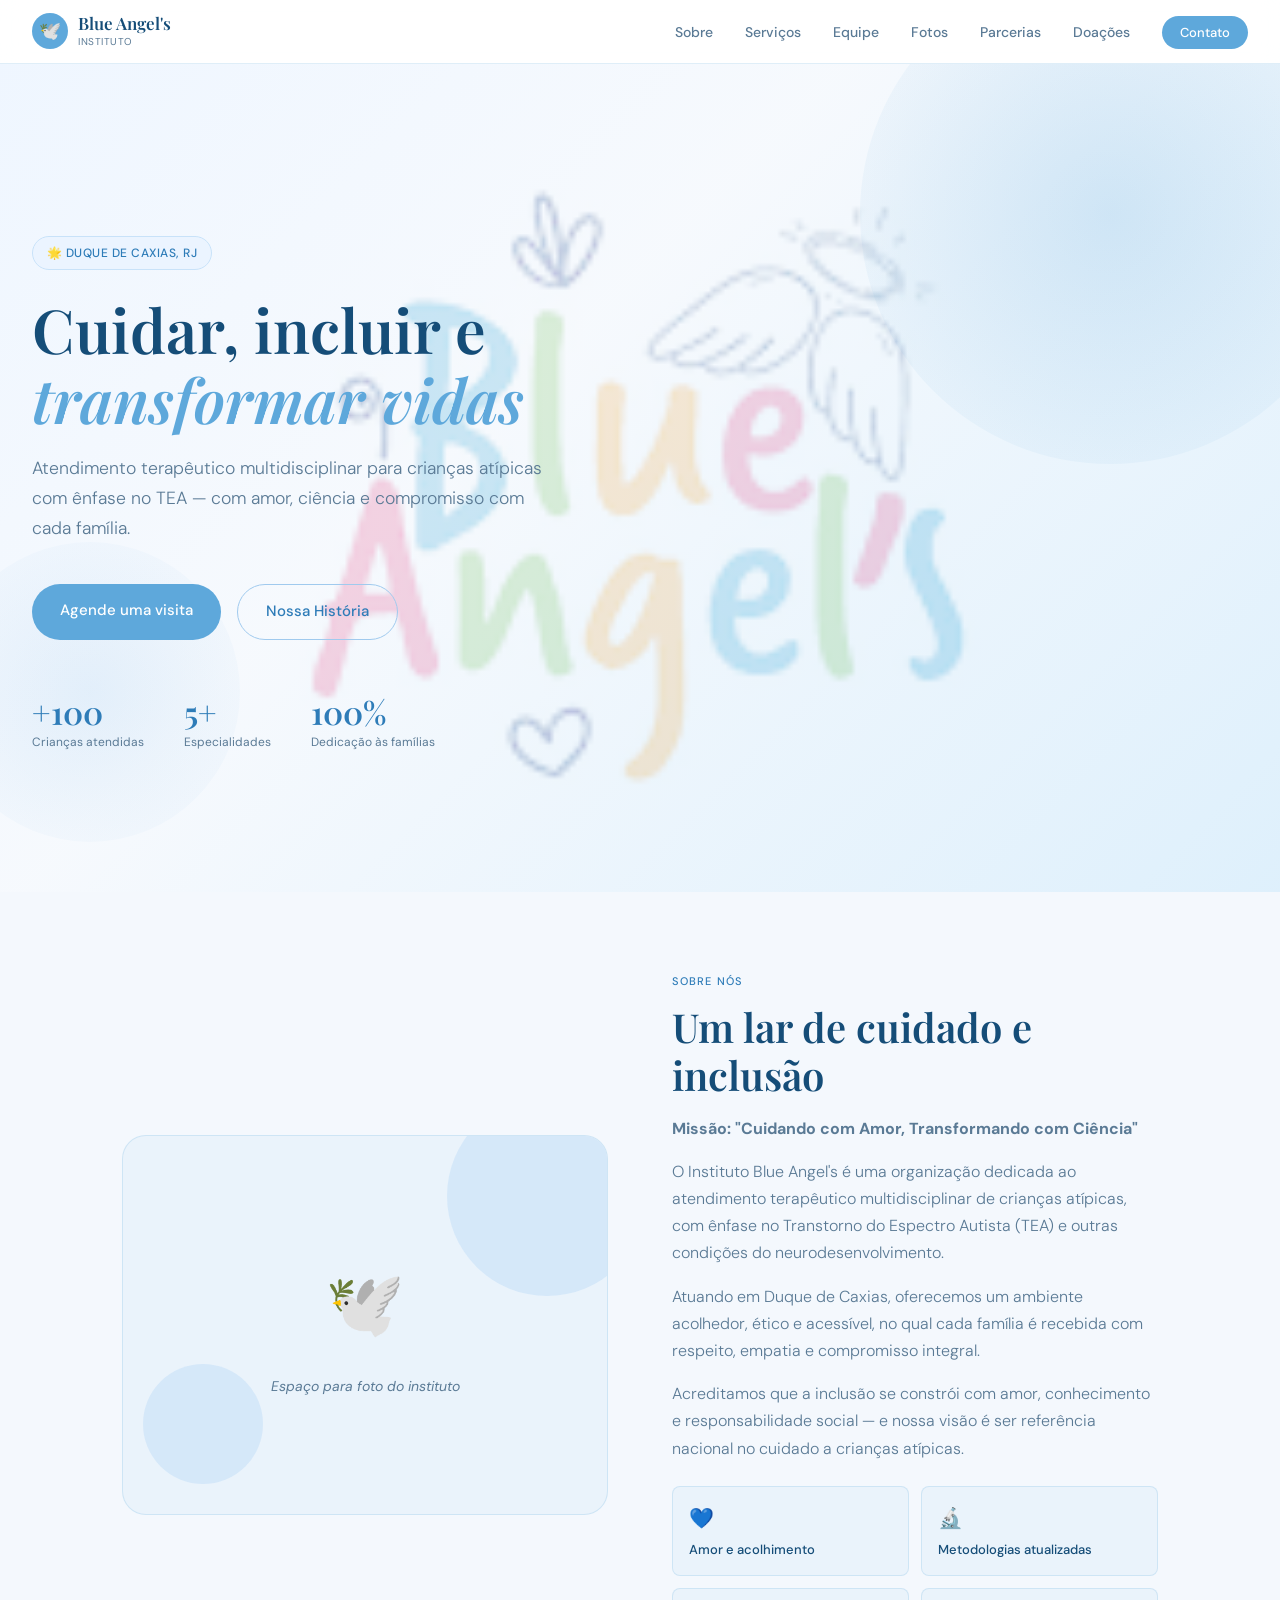
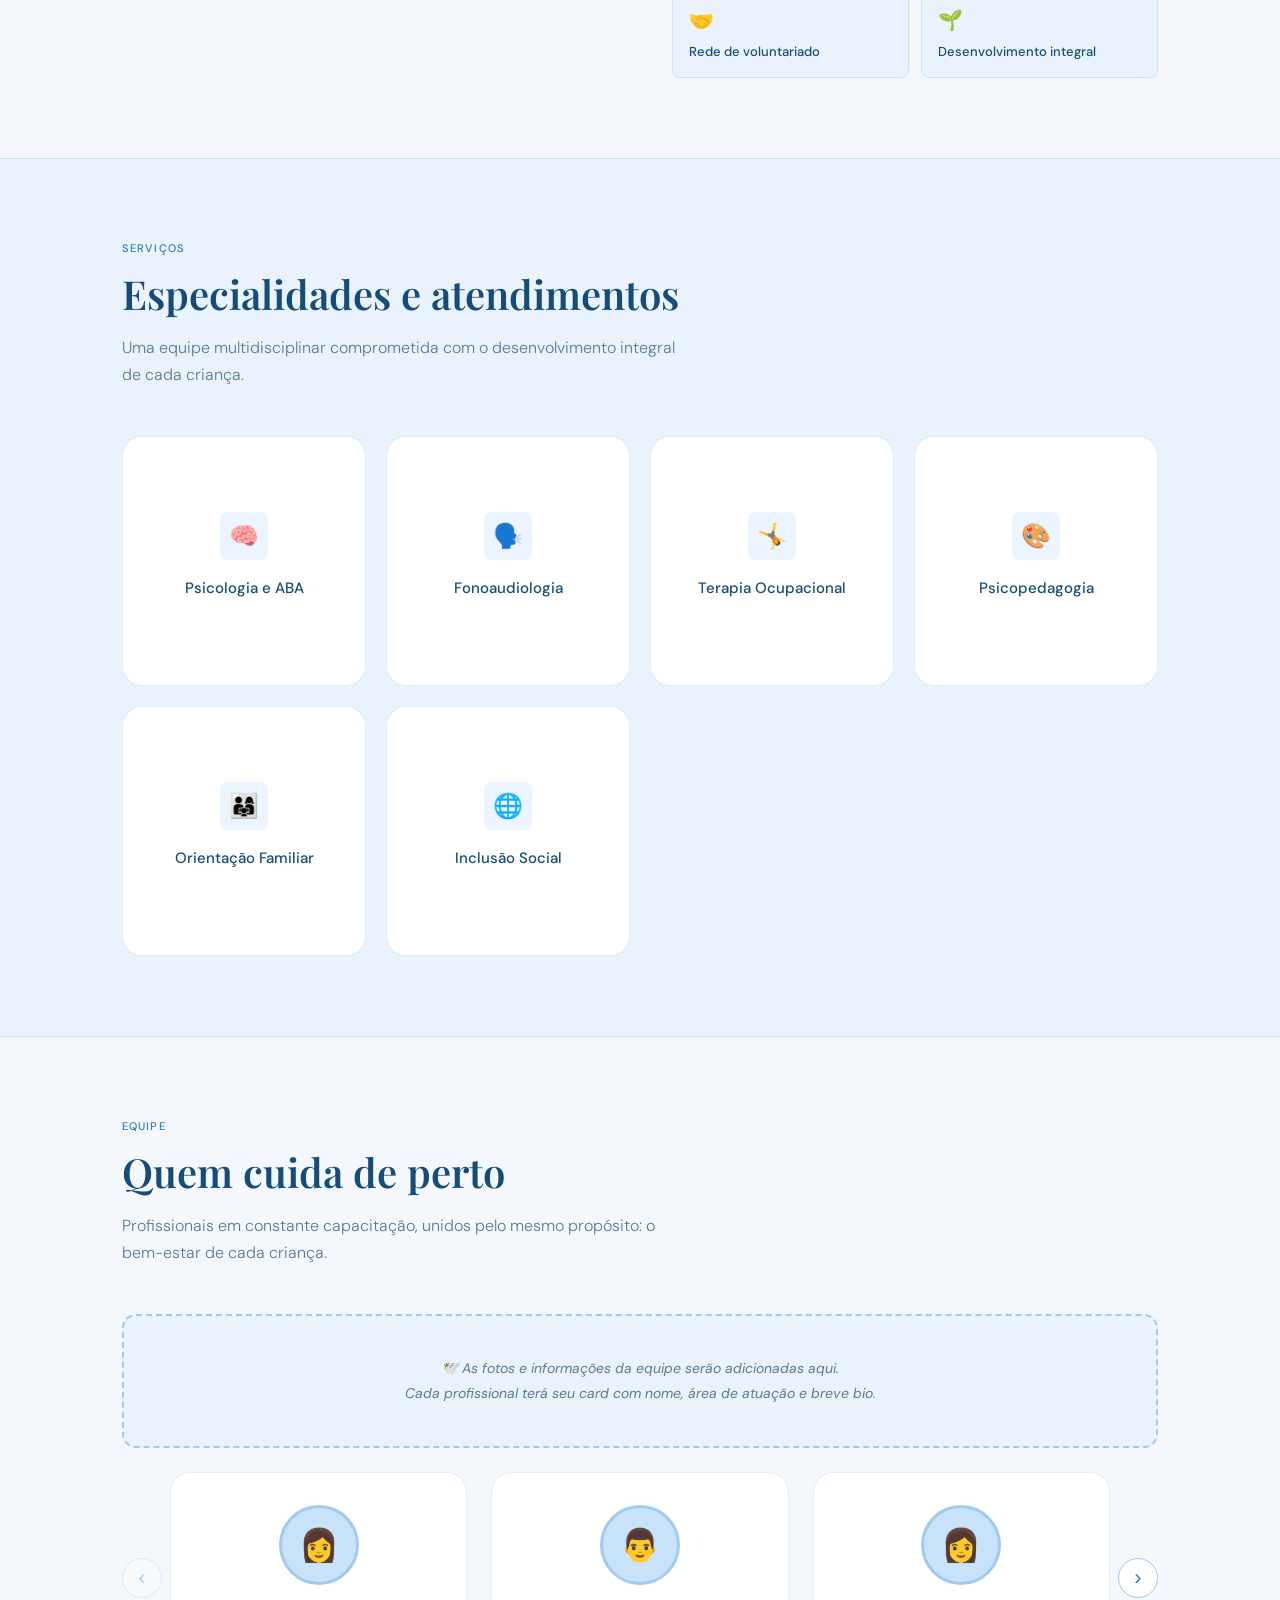
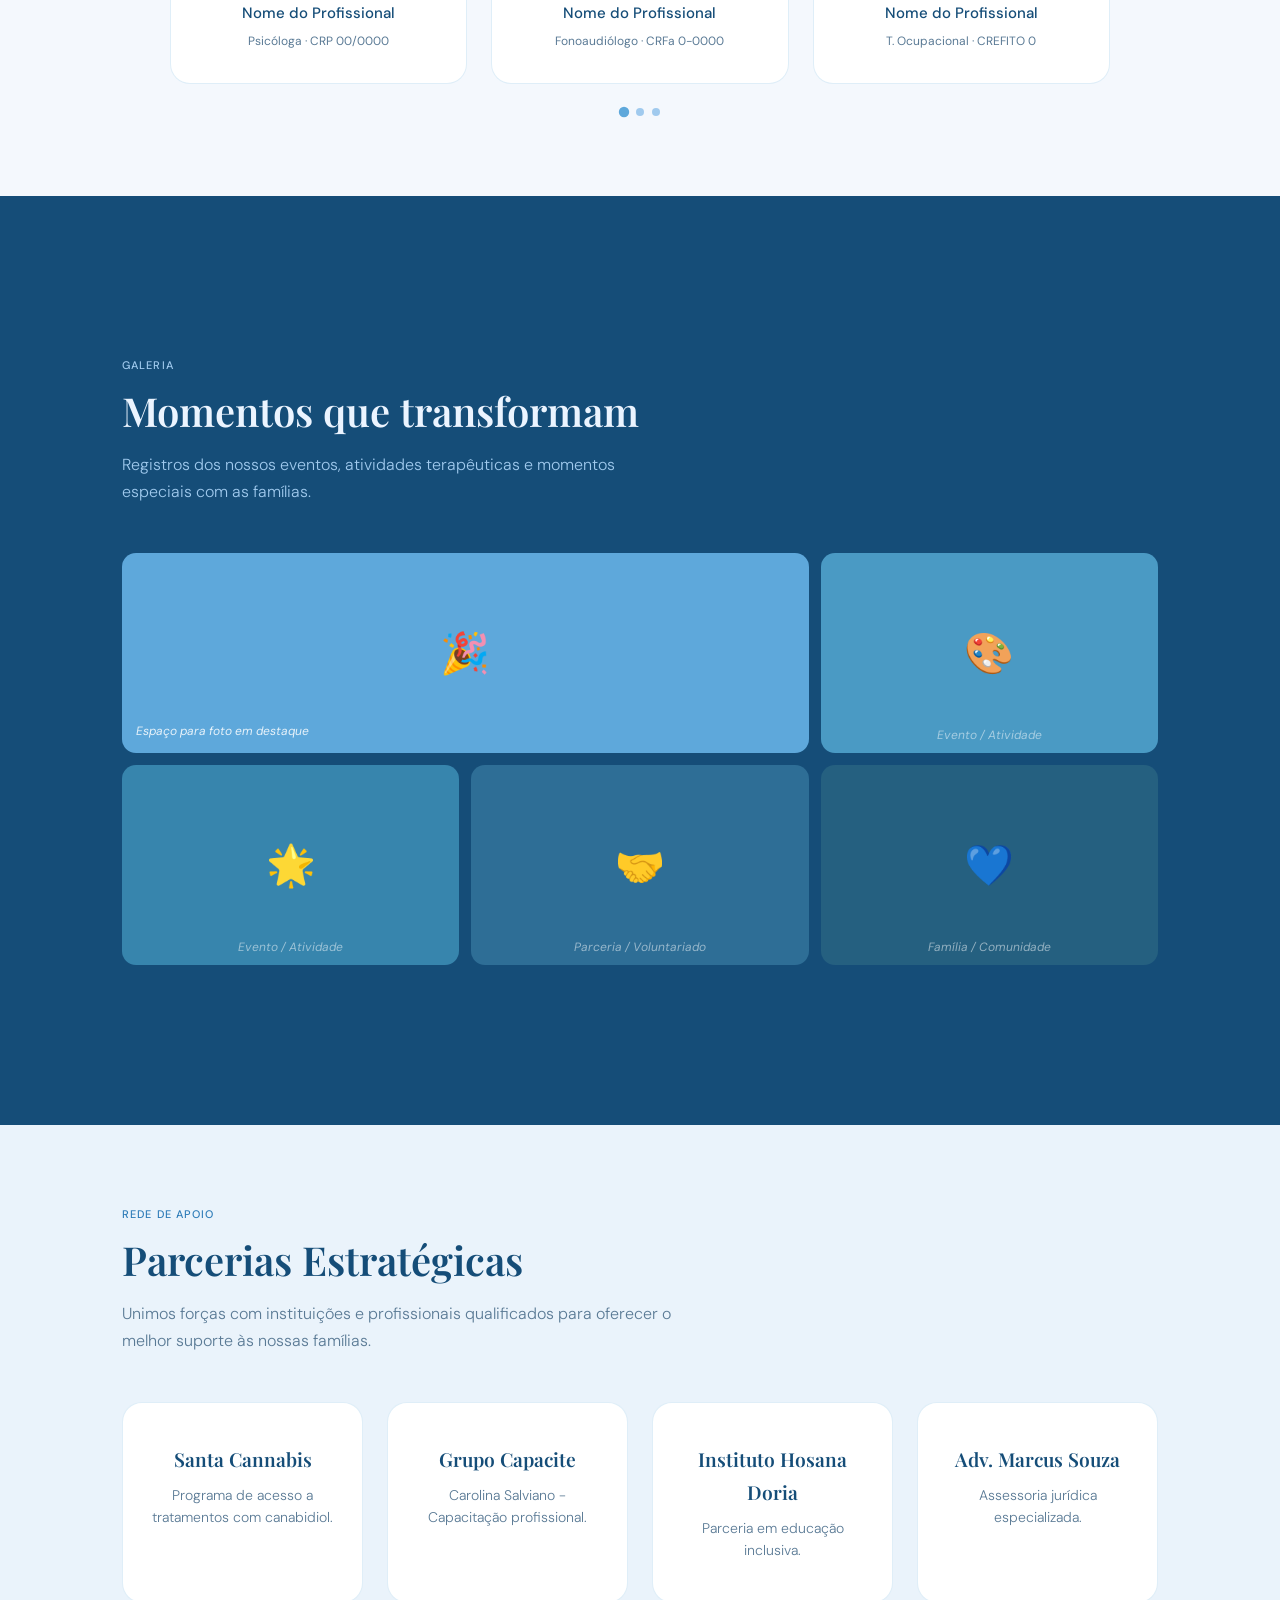
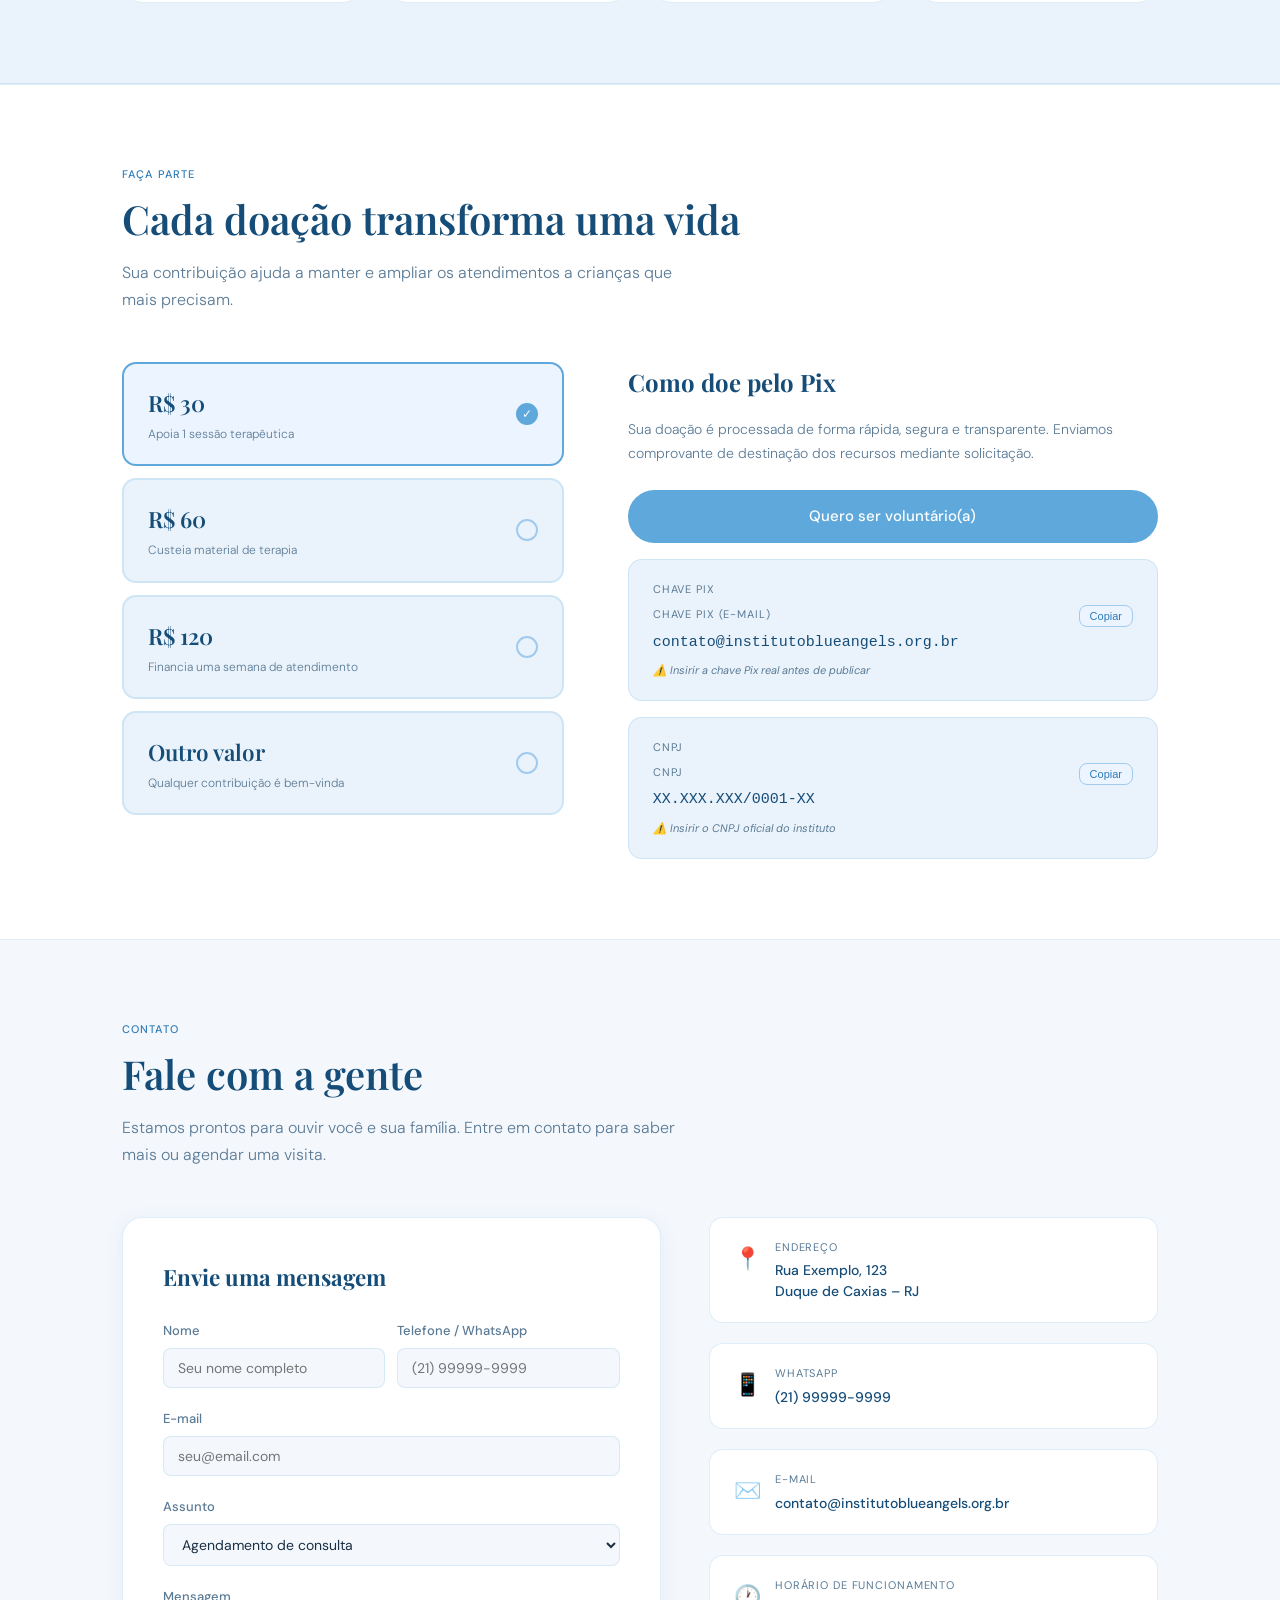
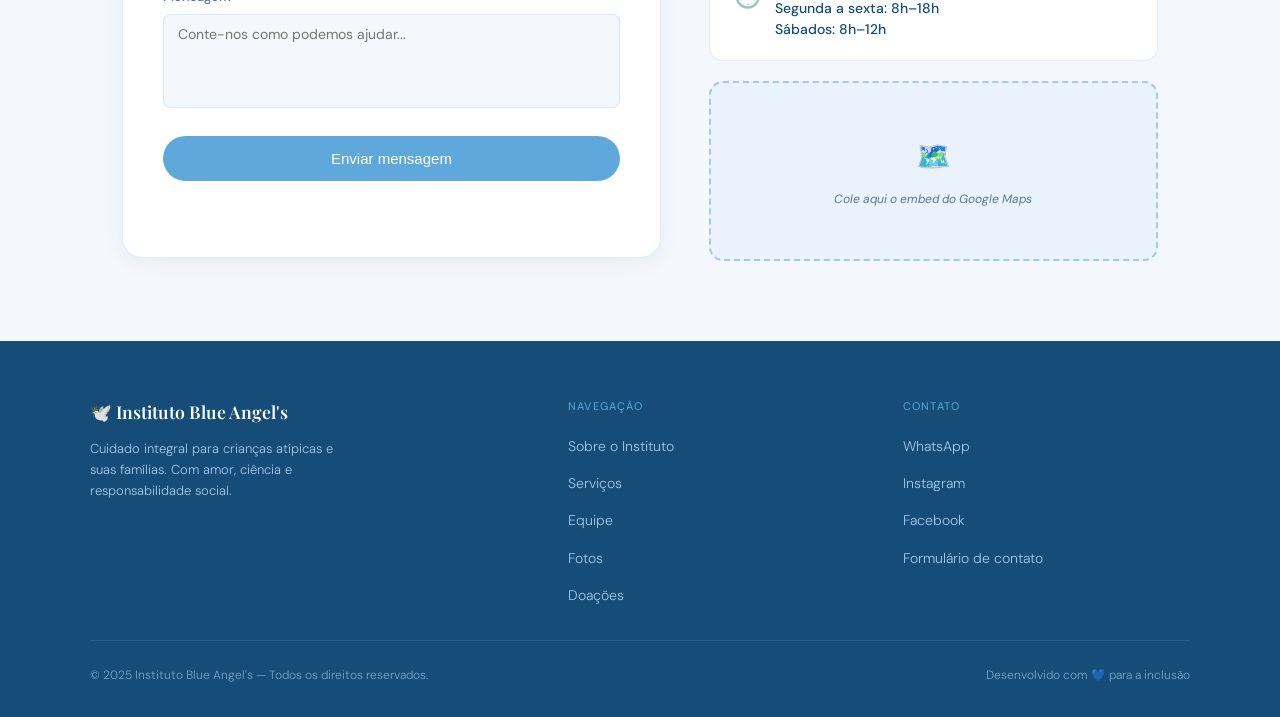
<file: OneDrive/Documents/Blue Angels/index.html>
<!DOCTYPE html>
<html lang="pt-BR">
<head>
  <meta charset="UTF-8" />
  <meta name="viewport" content="width=device-width, initial-scale=1.0" />
  <meta name="description" content="Instituto Blue Angel's — Atendimento terapêutico multidisciplinar para crianças atípicas com ênfase no TEA. Duque de Caxias, RJ." />
  <meta name="keywords" content="autismo, TEA, terapia, crianças atípicas, inclusão, Duque de Caxias" />
  <meta property="og:title" content="Instituto Blue Angel's" />
  <meta property="og:description" content="Cuidar, incluir e transformar vidas — atendimento multidisciplinar para crianças atípicas." />
  <meta property="og:type" content="website" />
  <title>Instituto Blue Angel's</title>
  <link rel="preconnect" href="https://fonts.googleapis.com" />
  <link rel="preconnect" href="https://fonts.gstatic.com" crossorigin />
  <link href="https://fonts.googleapis.com/css2?family=Playfair+Display:wght@400;600&family=DM+Sans:wght@300;400;500&display=swap" rel="stylesheet" />
  <link rel="stylesheet" href="../Blue Angels/css/style.css" />
</head>
<body>

  <!-- NAVEGAÇÃO -->
  <nav id="navbar">
    <div class="nav-logo">
      <div class="nav-logo-icon">🕊️</div>
      <div>
        <div class="nav-logo-text">Blue Angel's</div>
        <div class="nav-logo-sub">Instituto</div>
      </div>
    </div>
    <button class="nav-hamburger" id="hamburger" aria-label="Abrir menu">
      <span></span><span></span><span></span>
    </button>
    <ul class="nav-links" id="navLinks">
      <li><a href="#sobre">Sobre</a></li>
      <li><a href="#servicos">Serviços</a></li>
      <li><a href="#equipe">Equipe</a></li>
      <li><a href="#fotos">Fotos</a></li>
      <li><a href="#parcerias">Parcerias</a></li>
      <li><a href="#doacoes">Doações</a></li>
      <li><a href="#contato" class="nav-cta">Contato</a></li>
    </ul>
  </nav>

  <!-- HERO -->
  <section class="hero" id="inicio">
    <div class="hero-bg"></div>
    <div class="hero-blob hero-blob-1"></div>
    <div class="hero-blob hero-blob-2"></div>
    <div class="hero-content">
      <div class="hero-badge">🌟 Duque de Caxias, RJ</div>
      <h1>Cuidar, incluir e <em id="typewriter">transformar vidas</em></h1>
      <p class="hero-desc">
        Atendimento terapêutico multidisciplinar para crianças atípicas com ênfase no TEA — com amor, ciência e compromisso com cada família.
      </p>
      <div class="hero-actions">
        <a href="#contato" class="btn-primary">Agende uma visita</a>
        <a href="#sobre" class="btn-outline">Nossa História</a>
      </div>
      <div class="hero-stats">
        <div class="stat-item">
          <div class="stat-num" data-target="100" data-prefix="+">0</div>
          <div class="stat-label">Crianças atendidas</div>
        </div>
        <div class="stat-item">
          <div class="stat-num" data-target="5" data-suffix="+">0</div>
          <div class="stat-label">Especialidades</div>
        </div>
        <div class="stat-item">
          <div class="stat-num" data-target="100" data-suffix="%">0</div>
          <div class="stat-label">Dedicação às famílias</div>
        </div>
      </div>
    </div>
  </section>

  <!-- SOBRE -->
  <section id="sobre" class="section-wrapper">
    <div class="about-grid">
      <div class="about-visual">
        <div class="about-circle" style="width:200px;height:200px;top:-40px;right:-40px;"></div>
        <div class="about-circle" style="width:120px;height:120px;bottom:30px;left:20px;"></div>
        <div class="about-visual-inner">
          <!-- Substitua por <img src="img/instituto.jpg" alt="Instituto Blue Angel's" /> -->
          <span class="about-visual-icon">🕊️</span>
          <span class="about-visual-caption">Espaço para foto do instituto</span>
        </div>
      </div>
      <div class="about-text">
        <div class="section-tag">Sobre nós</div>
        <h2 class="section-title">Um lar de cuidado e inclusão</h2>
        <p><strong>Missão: "Cuidando com Amor, Transformando com Ciência"</strong></p>
        <p>
          O Instituto Blue Angel's é uma organização dedicada ao atendimento terapêutico multidisciplinar de crianças atípicas, com ênfase no Transtorno do Espectro Autista (TEA) e outras condições do neurodesenvolvimento.
        </p>
        <p>
          Atuando em Duque de Caxias, oferecemos um ambiente acolhedor, ético e acessível, no qual cada família é recebida com respeito, empatia e compromisso integral.
        </p>
        <p>
          Acreditamos que a inclusão se constrói com amor, conhecimento e responsabilidade social — e nossa visão é ser referência nacional no cuidado a crianças atípicas.
        </p>
        <div class="about-pillars">
          <div class="pillar"><span class="pillar-icon">💙</span><span class="pillar-label">Amor e acolhimento</span></div>
          <div class="pillar"><span class="pillar-icon">🔬</span><span class="pillar-label">Metodologias atualizadas</span></div>
          <div class="pillar"><span class="pillar-icon">🤝</span><span class="pillar-label">Rede de voluntariado</span></div>
          <div class="pillar"><span class="pillar-icon">🌱</span><span class="pillar-label">Desenvolvimento integral</span></div>
        </div>
      </div>
    </div>
  </section>

  <!-- SERVIÇOS -->
  <div class="services-section" id="servicos">
    <div class="section-wrapper">
      <div class="section-header">
        <div class="section-tag">Serviços</div>
        <h2 class="section-title">Especialidades e atendimentos</h2>
        <p class="section-subtitle">Uma equipe multidisciplinar comprometida com o desenvolvimento integral de cada criança.</p>
      </div>
      <div class="services-grid">
        <div class="service-card">
          <div class="service-card-inner">
            <div class="service-card-front">
              <div class="service-icon">🧠</div>
              <div class="service-name">Psicologia e ABA</div>
            </div>
            <div class="service-card-back">
              <p class="service-desc">Intervenção comportamental baseada em evidências para crianças no espectro autista e outras condições.</p>
            </div>
          </div>
        </div>
        <div class="service-card">
          <div class="service-card-inner">
            <div class="service-card-front">
              <div class="service-icon">🗣️</div>
              <div class="service-name">Fonoaudiologia</div>
            </div>
            <div class="service-card-back">
              <p class="service-desc">Acompanhamento da comunicação, linguagem, fala e deglutição com abordagem individualizada.</p>
            </div>
          </div>
        </div>
        <div class="service-card">
          <div class="service-card-inner">
            <div class="service-card-front">
              <div class="service-icon">🤸</div>
              <div class="service-name">Terapia Ocupacional</div>
            </div>
            <div class="service-card-back">
              <p class="service-desc">Estímulo às habilidades motoras, sensoriais e de autonomia para o dia a dia da criança.</p>
            </div>
          </div>
        </div>
        <div class="service-card">
          <div class="service-card-inner">
            <div class="service-card-front">
              <div class="service-icon">🎨</div>
              <div class="service-name">Psicopedagogia</div>
            </div>
            <div class="service-card-back">
              <p class="service-desc">Suporte ao processo de aprendizagem e desenvolvimento cognitivo com metodologias lúdicas.</p>
            </div>
          </div>
        </div>
        <div class="service-card">
          <div class="service-card-inner">
            <div class="service-card-front">
              <div class="service-icon">👨‍👩‍👧</div>
              <div class="service-name">Orientação Familiar</div>
            </div>
            <div class="service-card-back">
              <p class="service-desc">Apoio contínuo às famílias para que se tornem protagonistas do desenvolvimento de seus filhos.</p>
            </div>
          </div>
        </div>
        <div class="service-card">
          <div class="service-card-inner">
            <div class="service-card-front">
              <div class="service-icon">🌐</div>
              <div class="service-name">Inclusão Social</div>
            </div>
            <div class="service-card-back">
              <p class="service-desc">Ações e parcerias que ampliam a participação da criança na comunidade e na escola.</p>
            </div>
          </div>
        </div>
      </div>
    </div>
  </div>

  <!-- EQUIPE -->
<section id="equipe" class="section-wrapper">
  <div class="section-header">
    <div class="section-tag">Equipe</div>
    <h2 class="section-title">Quem cuida de perto</h2>
    <p class="section-subtitle">Profissionais em constante capacitação, unidos pelo mesmo propósito: o bem-estar de cada criança.</p>
  </div>

  <div class="team-placeholder">
    <p>🕊️ As fotos e informações da equipe serão adicionadas aqui.<br>Cada profissional terá seu card com nome, área de atuação e breve bio.</p>
  </div>

  <!-- Carrossel -->
  <div class="team-carousel-wrapper">
    <button class="team-carousel-btn team-carousel-prev" id="teamPrev" aria-label="Anterior">&#8249;</button>

    <div class="team-carousel-viewport" id="teamViewport">
      <div class="team-carousel-track" id="teamTrack">

        <!-- Repita este bloco para cada membro -->
        <div class="team-card">
          <div class="team-avatar">👩</div>
          <div class="team-name">Nome do Profissional</div>
          <div class="team-role">Psicóloga · CRP 00/0000</div>
        </div>
        <div class="team-card">
          <div class="team-avatar">👨</div>
          <div class="team-name">Nome do Profissional</div>
          <div class="team-role">Fonoaudiólogo · CRFa 0-0000</div>
        </div>
        <div class="team-card">
          <div class="team-avatar">👩</div>
          <div class="team-name">Nome do Profissional</div>
          <div class="team-role">T. Ocupacional · CREFITO 0</div>
        </div>
        <div class="team-card">
          <div class="team-avatar">👨</div>
          <div class="team-name">Nome do Profissional</div>
          <div class="team-role">Psicopedagogo · ABPp</div>
        </div>
        <div class="team-card">
          <div class="team-avatar">👩</div>
          <div class="team-name">Nome do Profissional</div>
          <div class="team-role">Orientação Familiar · CFP</div>
        </div>

      </div>
    </div>

    <button class="team-carousel-btn team-carousel-next" id="teamNext" aria-label="Próximo">&#8250;</button>
  </div>

  <!-- Dots -->
  <div class="team-carousel-dots" id="teamDots"></div>
</section>

  <!-- GALERIA DE FOTOS -->
  <div class="gallery-section" id="fotos">
    <div class="section-wrapper">
      <div class="section-header">
        <div class="section-tag">Galeria</div>
        <h2 class="section-title">Momentos que transformam</h2>
        <p class="section-subtitle">Registros dos nossos eventos, atividades terapêuticas e momentos especiais com as famílias.</p>
      </div>
      <div class="gallery-grid">
        <!--
          Para adicionar fotos reais, substitua o conteúdo de cada .gallery-item por:
          <img src="img/evento1.jpg" alt="Descrição do evento" />
          e remova os emojis/captions de placeholder.
        -->
        <div class="gallery-item gallery-item-1 large">
          <span class="gallery-emoji">🎉</span>
          <span class="gallery-caption">Espaço para foto em destaque</span>
        </div>
        <div class="gallery-item gallery-item-2">
          <span class="gallery-emoji">🎨</span>
          <span class="gallery-placeholder-text">Evento / Atividade</span>
        </div>
        <div class="gallery-item gallery-item-3">
          <span class="gallery-emoji">🌟</span>
          <span class="gallery-placeholder-text">Evento / Atividade</span>
        </div>
        <div class="gallery-item gallery-item-4">
          <span class="gallery-emoji">🤝</span>
          <span class="gallery-placeholder-text">Parceria / Voluntariado</span>
        </div>
        <div class="gallery-item gallery-item-5">
          <span class="gallery-emoji">💙</span>
          <span class="gallery-placeholder-text">Família / Comunidade</span>
        </div>
      </div>
    </div>
  </div>

  <!-- PARCERIAS -->
  <div class="partners-section" id="parcerias">
    <div class="section-wrapper">
      <div class="section-header">
        <div class="section-tag">Rede de Apoio</div>
        <h2 class="section-title">Parcerias Estratégicas</h2>
        <p class="section-subtitle">Unimos forças com instituições e profissionais qualificados para oferecer o melhor suporte às nossas famílias.</p>
      </div>
      <div class="partners-grid">
        <div class="partner-card">
          <!-- <div class="partner-icon"></div> -->
          <h3 class="partner-name">Santa Cannabis</h3>
          <p class="partner-desc">Programa de acesso a tratamentos com canabidiol.</p>
        </div>

        <div class="partner-card">
          <!-- <div class="partner-icon"></div> -->
          <h3 class="partner-name">Grupo Capacite</h3>
          <p class="partner-desc">Carolina Salviano - Capacitação profissional.</p>
        </div>

        <div class="partner-card">
          <!-- <div class="partner-icon"></div> -->
          <h3 class="partner-name">Instituto Hosana Doria</h3>
          <p class="partner-desc">Parceria em educação inclusiva.</p>
        </div>

        <div class="partner-card">
          <!-- <div class="partner-icon"></div> -->
          <h3 class="partner-name">Adv. Marcus Souza</h3>
          <p class="partner-desc">Assessoria jurídica especializada.</p>
        </div>
      </div>
    </div>
  </div>

  <!-- DOAÇÕES -->
  <div class="donation-section" id="doacoes">
    <div class="section-wrapper">
      <div class="section-header">
        <div class="section-tag">Faça parte</div>
        <h2 class="section-title">Cada doação transforma uma vida</h2>
        <p class="section-subtitle">Sua contribuição ajuda a manter e ampliar os atendimentos a crianças que mais precisam.</p>
      </div>
      <div class="donation-inner">
        <div class="donation-options" id="donationOptions">
          <div class="donation-option selected" data-value="30">
            <div>
              <div class="donation-amount">R$ 30</div>
              <div class="donation-impact">Apoia 1 sessão terapêutica</div>
            </div>
            <div class="donation-check">✓</div>
          </div>
          <div class="donation-option" data-value="60">
            <div>
              <div class="donation-amount">R$ 60</div>
              <div class="donation-impact">Custeia material de terapia</div>
            </div>
            <div class="donation-check"></div>
          </div>
          <div class="donation-option" data-value="120">
            <div>
              <div class="donation-amount">R$ 120</div>
              <div class="donation-impact">Financia uma semana de atendimento</div>
            </div>
            <div class="donation-check"></div>
          </div>
          <div class="donation-option" data-value="outro">
            <div>
              <div class="donation-amount">Outro valor</div>
              <div class="donation-impact">Qualquer contribuição é bem-vinda</div>
            </div>
            <div class="donation-check"></div>
          </div>
        </div>
        <div class="donation-info">
          <h3>Como doe pelo Pix</h3>
          <p>Sua doação é processada de forma rápida, segura e transparente. Enviamos comprovante de destinação dos recursos mediante solicitação.</p>
          <a href="#contato" class="btn-primary btn-block">Quero ser voluntário(a)</a>
          <div class="pix-card">
            <div class="pix-label">Chave Pix</div>
            <div style="display: flex; justify-content: space-between; align-items: flex-start;">
              <div>
                <div class="pix-label">Chave Pix (E-mail)</div>
                <div class="pix-key" id="pixKey">contato@institutoblueangels.org.br</div>
              </div>
              <button class="btn-copy" onclick="copyToClipboard('pixKey', this)">Copiar</button>
            </div>
            <div class="pix-note">⚠️ Insirir a chave Pix real antes de publicar</div>
          </div>
          <div class="pix-card">
            <div class="pix-label">CNPJ</div>
            <div style="display: flex; justify-content: space-between; align-items: flex-start;">
              <div>
                <div class="pix-label">CNPJ</div>
                <div class="pix-key" id="pixCnpj">XX.XXX.XXX/0001-XX</div>
              </div>
              <button class="btn-copy" onclick="copyToClipboard('pixCnpj', this)">Copiar</button>
            </div>
            <div class="pix-note">⚠️ Insirir o CNPJ oficial do instituto</div>
          </div>
        </div>
      </div>
    </div>
  </div>
  <!-- CONTATO -->
  <section id="contato" class="section-wrapper">
    <div class="section-header">
      <div class="section-tag">Contato</div>
      <h2 class="section-title">Fale com a gente</h2>
      <p class="section-subtitle">Estamos prontos para ouvir você e sua família. Entre em contato para saber mais ou agendar uma visita.</p>
    </div>
    <div class="contact-grid">
      <div class="contact-form">
        <h3>Envie uma mensagem</h3>
        <form id="contactForm" novalidate>
          <div class="form-row">
            <div class="form-group">
              <label for="nome">Nome</label>
              <input type="text" id="nome" name="nome" placeholder="Seu nome completo" required />
            </div>
            <div class="form-group">
              <label for="telefone">Telefone / WhatsApp</label>
              <input type="tel" id="telefone" name="telefone" placeholder="(21) 99999-9999" />
            </div>
          </div>
          <div class="form-group">
            <label for="email">E-mail</label>
            <input type="email" id="email" name="email" placeholder="seu@email.com" required />
          </div>
          <div class="form-group">
            <label for="assunto">Assunto</label>
            <select id="assunto" name="assunto">
              <option value="agendamento">Agendamento de consulta</option>
              <option value="informacoes">Informações sobre serviços</option>
              <option value="voluntariado">Voluntariado</option>
              <option value="parcerias">Parcerias institucionais</option>
              <option value="outro">Outro assunto</option>
            </select>
          </div>
          <div class="form-group">
            <label for="mensagem">Mensagem</label>
            <textarea id="mensagem" name="mensagem" rows="4" placeholder="Conte-nos como podemos ajudar..." required></textarea>
          </div>
          <button type="submit" class="btn-primary btn-block">Enviar mensagem</button>
          <div class="form-feedback" id="formFeedback"></div>
        </form>
      </div>
      <div class="contact-info">
        <div class="contact-item">
          <span class="contact-item-icon">📍</span>
          <div>
            <div class="contact-item-label">Endereço</div>
            <!-- ⚠️ Substitua pelo endereço real -->
            <div class="contact-item-value">Rua Exemplo, 123<br>Duque de Caxias – RJ</div>
          </div>
        </div>
        <div class="contact-item">
          <span class="contact-item-icon">📱</span>
          <div>
            <div class="contact-item-label">WhatsApp</div>
            <!-- ⚠️ Substitua pelo número real -->
            <div class="contact-item-value">
              <a href="https://wa.me/5521999999999" target="_blank" rel="noopener">(21) 99999-9999</a>
            </div>
          </div>
        </div>
        <div class="contact-item">
          <span class="contact-item-icon">✉️</span>
          <div>
            <div class="contact-item-label">E-mail</div>
            <!-- ⚠️ Substitua pelo e-mail real -->
            <div class="contact-item-value">
              <a href="mailto:contato@institutoblueangels.org.br">contato@institutoblueangels.org.br</a>
            </div>
          </div>
        </div>
        <div class="contact-item">
          <span class="contact-item-icon">🕐</span>
          <div>
            <div class="contact-item-label">Horário de funcionamento</div>
            <!-- ⚠️ Ajuste os horários reais -->
            <div class="contact-item-value">Segunda a sexta: 8h–18h<br>Sábados: 8h–12h</div>
          </div>
        </div>
        <!-- ⚠️ Cole aqui o iframe do Google Maps com o endereço real -->
        <div class="map-placeholder">
          <span>🗺️</span>
          <span>Cole aqui o embed do Google Maps</span>
        </div>
        <!--
        EXEMPLO DE EMBED DO MAPS (descomente e substitua o src):
        <iframe
          src="https://www.google.com/maps/embed?pb=!1m18!..."
          width="100%" height="200" style="border:0; border-radius:14px;"
          allowfullscreen loading="lazy">
        </iframe>
        -->
      </div>
    </div>
  </section>

  <!-- FOOTER -->
  <footer>
    <div class="footer-inner">
      <div class="footer-col">
        <div class="footer-brand">🕊️ Instituto Blue Angel's</div>
        <p class="footer-tagline">Cuidado integral para crianças atípicas e suas famílias. Com amor, ciência e responsabilidade social.</p>
      </div>
      <div class="footer-col">
        <div class="footer-heading">Navegação</div>
        <ul class="footer-links">
          <li><a href="#sobre">Sobre o Instituto</a></li>
          <li><a href="#servicos">Serviços</a></li>
          <li><a href="#equipe">Equipe</a></li>
          <li><a href="#fotos">Fotos</a></li>
          <li><a href="#doacoes">Doações</a></li>
        </ul>
      </div>
      <div class="footer-col">
        <div class="footer-heading">Contato</div>
        <ul class="footer-links">
          <!-- ⚠️ Substitua o número do WhatsApp -->
          <li><a href="https://wa.me/5521999999999" target="_blank" rel="noopener">WhatsApp</a></li>
          <!-- ⚠️ Substitua pelos links reais das redes -->
          <li><a href="#" target="_blank" rel="noopener">Instagram</a></li>
          <li><a href="#" target="_blank" rel="noopener">Facebook</a></li>
          <li><a href="#contato">Formulário de contato</a></li>
        </ul>
      </div>
    </div>
    <div class="footer-bottom">
      <span class="footer-copy">© 2025 Instituto Blue Angel's — Todos os direitos reservados.</span>
      <span class="footer-copy">Desenvolvido com 💙 para a inclusão</span>
    </div>
  </footer>

  <script src="../Blue Angels/js/main.js"></script>
</body>
</html>
</file>
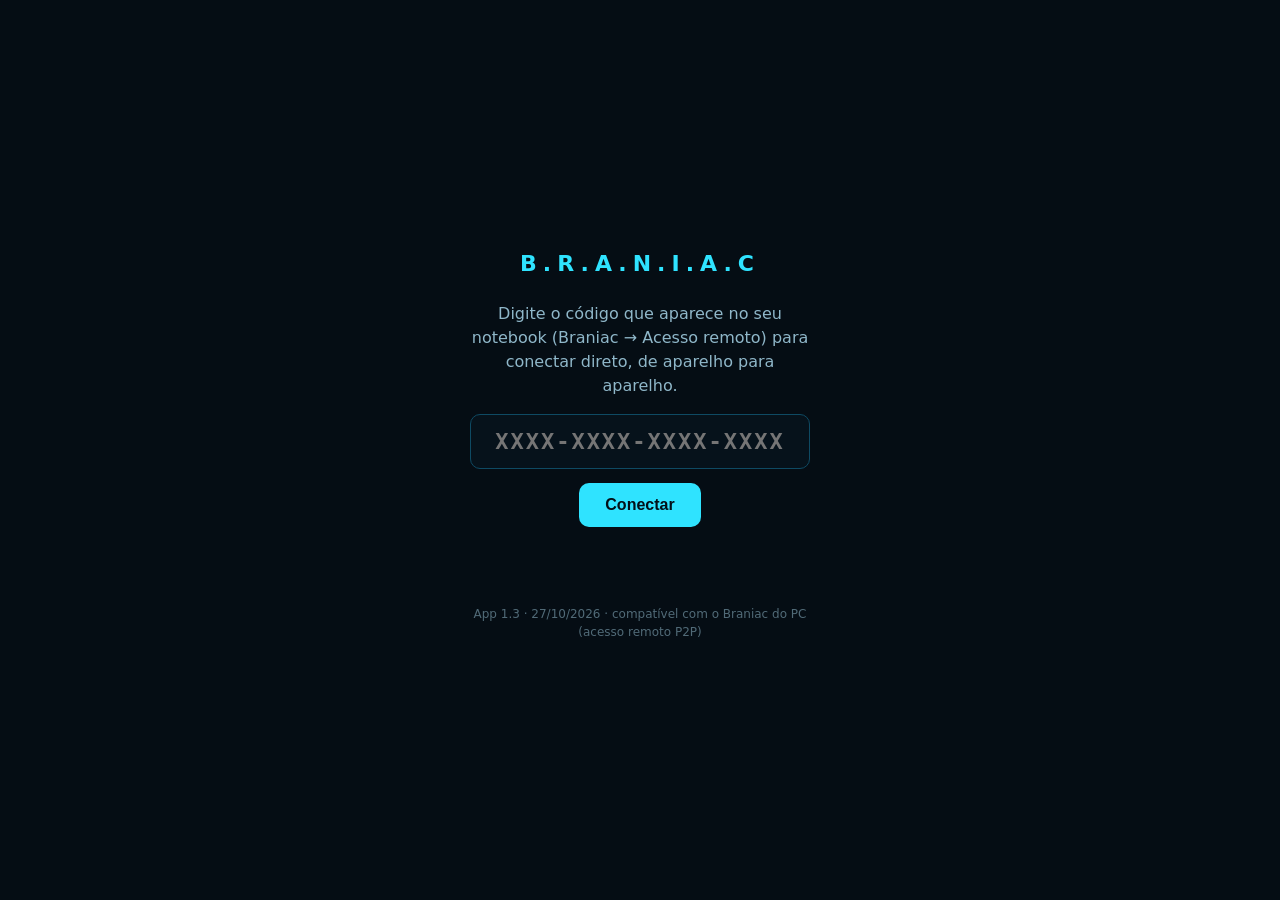
<file: Projetos/Agente/braniac-apk/assets/index.html>
<!doctype html>
<html lang="pt-BR"><head><meta charset="utf-8"><meta name="viewport" content="width=device-width,initial-scale=1,viewport-fit=cover">
<title>B.R.A.N.I.A.C</title>
<style>
html,body{margin:0;height:100%;background:#050d14;color:#cfeffd;font:16px/1.5 system-ui,sans-serif}
#tela{min-height:100%;display:flex;flex-direction:column;align-items:center;justify-content:center;padding:24px;box-sizing:border-box;text-align:center}
h1{color:#2fe3ff;letter-spacing:6px;font-size:22px;margin:0 0 6px}p{color:#8fb7c9;max-width:340px}
input{width:100%;max-width:340px;box-sizing:border-box;background:#06121b;border:1px solid #0e4a63;border-radius:10px;color:#cfeffd;font:700 22px ui-monospace,monospace;letter-spacing:2px;text-align:center;padding:14px;text-transform:uppercase}
button{margin-top:14px;background:#2fe3ff;color:#031018;border:0;border-radius:10px;padding:13px 26px;font-weight:700;font-size:16px}
#msg{margin-top:16px;min-height:44px;color:#8fb7c9}.erro{color:#ff8b8b}
.anel{width:70px;height:70px;border:3px solid #0e4a63;border-top-color:#2fe3ff;border-radius:50%;animation:g 1s linear infinite;margin-bottom:18px}@keyframes g{to{transform:rotate(360deg)}}
</style></head><body>
<div id="tela"><div class="anel" id="anel" style="display:none"></div><h1>B.R.A.N.I.A.C</h1>
<p id="intro">Digite o código que aparece no seu notebook (Braniac → Acesso remoto) para conectar direto, de aparelho para aparelho.</p>
<input id="cod" placeholder="XXXX-XXXX-XXXX-XXXX" maxlength="19" autocomplete="off" autocapitalize="characters">
<button id="ir">Conectar</button><div id="msg"></div><p style="font-size:12px;opacity:.55;margin-top:18px">App 1.3 · 27/10/2026 · compatível com o Braniac do PC (acesso remoto P2P)</p></div>
<script>
(()=>{   // IIFE: nada de const global (a interface do Braniac e escrita por cima e tem os proprios $, etc.)
const $=s=>document.querySelector(s), enc=new TextEncoder(), dec=new TextDecoder();
const SINAL='https://ntfy.sh', STUN='stun:stun.l.google.com:19302';
const hex=b=>[...new Uint8Array(b)].map(x=>x.toString(16).padStart(2,'0')).join('');
const b64=u8=>{let s='';for(let i=0;i<u8.length;i+=0x8000)s+=String.fromCharCode.apply(null,u8.subarray(i,i+0x8000));return btoa(s)};
const unb64=s=>Uint8Array.from(atob(s),c=>c.charCodeAt(0));
function msg(t,erro){$('#msg').textContent=t;$('#msg').className=erro?'erro':''}
async function derivar(cod){
  const base=await crypto.subtle.importKey('raw',enc.encode(cod),'HKDF',false,['deriveKey']);
  const key=await crypto.subtle.deriveKey({name:'HKDF',hash:'SHA-256',salt:enc.encode('braniac-remoto-v1'),info:enc.encode('aes')},base,{name:'AES-GCM',length:256},false,['encrypt','decrypt']);
  const topico='braniac-'+hex(await crypto.subtle.digest('SHA-256',enc.encode(cod+'|topico'))).slice(0,32);
  return {key,topico};
}
async function cifrar(key,obj){const iv=crypto.getRandomValues(new Uint8Array(12));
  const ct=new Uint8Array(await crypto.subtle.encrypt({name:'AES-GCM',iv},key,enc.encode(JSON.stringify(obj))));
  const o=new Uint8Array(12+ct.length);o.set(iv);o.set(ct,12);return b64(o)}
async function decifrar(key,txt){const b=unb64(txt);return JSON.parse(dec.decode(await crypto.subtle.decrypt({name:'AES-GCM',iv:b.slice(0,12)},key,b.slice(12))))}
function esperarIce(pc){return new Promise(ok=>{if(pc.iceGatheringState==='complete')return ok();
  const f=()=>{if(pc.iceGatheringState==='complete'){pc.removeEventListener('icegatheringstatechange',f);ok()}};
  pc.addEventListener('icegatheringstatechange',f);setTimeout(ok,6000)})}

const pend=new Map();let seq=0,dc=null;
function ligarCanal(canal){
  canal.onmessage=e=>{const m=JSON.parse(e.data),p=pend.get(m.i);if(!p)return;
    p.partes[m.x]=m.b;p.s=m.s;p.c=m.c;p.n=m.n;p.rec=(p.rec||0)+1;
    if(p.rec===m.n){pend.delete(m.i);clearTimeout(p.t);p.ok(new Response(unb64(p.partes.join('')),{status:p.s,headers:{'content-type':p.c||'application/octet-stream'}}))}};
}
function tunelFetch(url,opt){opt=opt||{};
  return new Promise((ok,no)=>{if(!dc||dc.readyState!=='open')return no(new TypeError('sem conexao com o notebook'));
    const u=new URL(String(url&&url.url||url),'https://braniac.local/'),i=++seq;
    const h=opt.headers||{},ct=(h['Content-Type']||h['content-type']||'');
    const corpo=opt.body==null?'':b64(enc.encode(typeof opt.body==='string'?opt.body:String(opt.body)));
    const t=setTimeout(()=>{pend.delete(i);no(new TypeError('o notebook demorou demais'))},300000);
    pend.set(i,{ok,partes:[],t});
    dc.send(JSON.stringify({i,m:(opt.method||'GET').toUpperCase(),p:u.pathname+u.search,c:ct,b:corpo}));});
}
async function conectar(cod){
  cod=cod.replace(/[^A-Za-z2-7]/g,'').toUpperCase();
  if(cod.length!==16)throw new Error('O código tem 16 letras e números.');
  const {key,topico}=await derivar(cod),sid=hex(crypto.getRandomValues(new Uint8Array(8)));
  msg('Procurando o notebook…');
  const pc=new RTCPeerConnection({iceServers:[{urls:STUN}]});
  dc=pc.createDataChannel('braniac');ligarCanal(dc);
  const es=new EventSource(SINAL+'/'+topico+'/sse');
  const resposta=new Promise((ok,no)=>{
    es.addEventListener('message',async e=>{try{const o=await decifrar(key,JSON.parse(e.data).message);if(o.t==='answer'&&o.sid===sid)ok(o)}catch(_){}});
    setTimeout(()=>no(new Error('O notebook não respondeu. Confira: Braniac ligado, Acesso remoto ligado e o código certo.')),50000)});
  await new Promise(r=>{es.onopen=r;setTimeout(r,4000)});
  await pc.setLocalDescription(await pc.createOffer());await esperarIce(pc);
  const r=await fetch(SINAL+'/'+topico,{method:'POST',body:await cifrar(key,{t:'offer',sid,sdp:pc.localDescription.sdp,ts:Date.now()/1000})});
  if(!r.ok)throw new Error('Sem internet para combinar a conexão.');
  const a=await resposta;es.close();msg('Conectando direto ao notebook…');
  await pc.setRemoteDescription({type:'answer',sdp:a.sdp});
  await new Promise((ok,no)=>{if(dc.readyState==='open')return ok();dc.onopen=ok;setTimeout(()=>no(new Error('Não consegui abrir o caminho direto (rede do celular muito fechada). Tente no Wi-Fi.')),30000)});
  dc.onclose=()=>{try{location.reload()}catch(_){}};
  return localStorage.setItem('braniac_codigo',cod);
}
async function abrirBraniac(){
  const r=await tunelFetch('/painel');if(!r.ok)throw new Error('O notebook respondeu '+r.status);
  const html=await r.text();window.fetch=tunelFetch;window.CELULAR=true;     // a interface do notebook passa a usar o tunel P2P para tudo
  document.open();document.write(html);document.close();
}
async function iniciar(cod){
  $('#cod').style.display=$('#ir').style.display='none';$('#anel').style.display='block';$('#intro').style.display='none';
  try{await conectar(cod);await abrirBraniac()}
  catch(e){$('#anel').style.display='none';$('#cod').style.display=$('#ir').style.display='';$('#intro').style.display='';msg(e.message||String(e),true);
    try{localStorage.removeItem('braniac_codigo')}catch(_){}}
}
$('#cod').addEventListener('input',e=>{let v=e.target.value.replace(/[^A-Za-z2-7]/g,'').toUpperCase().slice(0,16);e.target.value=v.match(/.{1,4}/g)?.join('-')||''});
$('#ir').onclick=()=>iniciar($('#cod').value);
let salvo=null;try{salvo=localStorage.getItem('braniac_codigo')}catch(_){}
if(salvo)iniciar(salvo);
})();
</script></body></html>
</file>
<file: OneDrive/Documents/Blue Angels/css/style.css>
/* ============================================================
   Instituto Blue Angel's — Folha de Estilos Principal
   Arquivo: css/style.css
   ============================================================ */

/* ── Reset & Base ─────────────────────────────────────────── */
*, *::before, *::after {
  box-sizing: border-box;
  margin: 0;
  padding: 0;
}

:root {
  --blue-50:  #EBF4FF;
  --blue-100: #C8E2F9;
  --blue-200: #A0CAEE;
  --blue-400: #5EA8DB;
  --blue-600: #2E7CB8;
  --blue-800: #154D78;

  --bg:          #F4F8FD;
  --surface:     #FFFFFF;
  --soft:        #EAF3FB;
  --text:        #1A2F42;
  --muted:       #5A7A95;
  --accent:      #3B91CC;
  --border:      rgba(94, 168, 219, 0.2);

  --radius-sm:   8px;
  --radius-md:   14px;
  --radius-lg:   20px;
  --radius-pill: 32px;

  --shadow-card: 0 4px 20px rgba(21, 77, 120, 0.07);
  --shadow-hover: 0 12px 32px rgba(62, 145, 204, 0.12);

  --transition: 0.2s ease;
}

html {
  scroll-behavior: smooth;
}

body {
  font-family: 'DM Sans', sans-serif;
  background: var(--bg);
  color: var(--text);
  line-height: 1.7;
  font-size: 16px;
}

img {
  max-width: 100%;
  display: block;
  border-radius: var(--radius-md);
}

a {
  color: var(--accent);
  text-decoration: none;
  transition: color var(--transition);
}

a:hover {
  color: var(--blue-800);
}

/* ── Utilitários de Layout ────────────────────────────────── */
.section-wrapper {
  max-width: 1100px;
  margin: 0 auto;
  padding: 5rem 2rem;
}

.section-header {
  margin-bottom: 3rem;
}

.section-tag {
  font-size: 11px;
  font-weight: 500;
  color: var(--blue-600);
  text-transform: uppercase;
  letter-spacing: 0.1em;
  margin-bottom: 0.75rem;
}

.section-title {
  font-family: 'Playfair Display', serif;
  font-size: clamp(1.8rem, 3.5vw, 2.5rem);
  font-weight: 600;
  color: var(--blue-800);
  margin-bottom: 1rem;
  line-height: 1.2;
}

.section-subtitle {
  font-size: 1rem;
  color: var(--muted);
  max-width: 560px;
  font-weight: 300;
}

/* ── Botões ───────────────────────────────────────────────── */
.btn-primary {
  background: var(--blue-400);
  color: #fff;
  padding: 14px 28px;
  border-radius: var(--radius-pill);
  font-size: 15px;
  font-weight: 500;
  border: none;
  cursor: pointer;
  text-decoration: none;
  display: inline-block;
  transition: background var(--transition), transform var(--transition);
}

.btn-primary:hover {
  background: var(--blue-600);
  color: #fff;
  transform: translateY(-1px);
}

.btn-outline {
  background: transparent;
  color: var(--blue-600);
  padding: 14px 28px;
  border-radius: var(--radius-pill);
  font-size: 15px;
  font-weight: 500;
  border: 1.5px solid var(--blue-200);
  cursor: pointer;
  text-decoration: none;
  display: inline-block;
  transition: border-color var(--transition), background var(--transition);
}

.btn-outline:hover {
  border-color: var(--blue-400);
  background: var(--blue-50);
  color: var(--blue-600);
}

.btn-block {
  display: block;
  width: 100%;
  text-align: center;
}

/* ── Navegação ────────────────────────────────────────────── */
#navbar {
  background: rgba(255, 255, 255, 0.92);
  backdrop-filter: blur(12px);
  -webkit-backdrop-filter: blur(12px);
  position: sticky;
  top: 0;
  z-index: 1000;
  border-bottom: 1px solid var(--border);
  padding: 0 2rem;
  display: flex;
  align-items: center;
  justify-content: space-between;
  height: 64px;
  transition: box-shadow var(--transition);
}

#navbar.scrolled {
  box-shadow: 0 2px 16px rgba(21, 77, 120, 0.08);
}

.nav-logo {
  display: flex;
  align-items: center;
  gap: 10px;
  text-decoration: none;
}

.nav-logo-icon {
  width: 36px;
  height: 36px;
  background: var(--blue-400);
  border-radius: 50%;
  display: flex;
  align-items: center;
  justify-content: center;
  font-size: 18px;
  flex-shrink: 0;
}

.nav-logo-text {
  font-family: 'Playfair Display', serif;
  font-size: 17px;
  font-weight: 600;
  color: var(--blue-800);
  line-height: 1.2;
}

.nav-logo-sub {
  font-size: 10px;
  color: var(--muted);
  font-weight: 400;
  letter-spacing: 0.05em;
  text-transform: uppercase;
}

.nav-links {
  display: flex;
  gap: 2rem;
  list-style: none;
  align-items: center;
}

.nav-links a {
  text-decoration: none;
  font-size: 14px;
  color: var(--muted);
  font-weight: 500;
  transition: color var(--transition);
}

.nav-links a:hover {
  color: var(--accent);
}

.nav-cta {
  background: var(--blue-400) !important;
  color: #fff !important;
  padding: 8px 18px;
  border-radius: var(--radius-pill);
  font-size: 13px !important;
  transition: background var(--transition) !important;
}

.nav-cta:hover {
  background: var(--blue-600) !important;
  color: #fff !important;
}

/* Hamburger (mobile) */
.nav-hamburger {
  display: none;
  flex-direction: column;
  gap: 5px;
  background: none;
  border: none;
  cursor: pointer;
  padding: 4px;
}

.nav-hamburger span {
  display: block;
  width: 24px;
  height: 2px;
  background: var(--blue-800);
  border-radius: 2px;
  transition: transform var(--transition), opacity var(--transition);
}

.nav-hamburger.open span:nth-child(1) { transform: translateY(7px) rotate(45deg); }
.nav-hamburger.open span:nth-child(2) { opacity: 0; }
.nav-hamburger.open span:nth-child(3) { transform: translateY(-7px) rotate(-45deg); }

/* ── Hero ─────────────────────────────────────────────────── */
.hero {
  min-height: 92vh;
  display: flex;
  align-items: center;
  position: relative;
  overflow: hidden;
  padding: 6rem 2rem 4rem;
}

.hero-bg {
  position: absolute;
  inset: 0;
  background: linear-gradient(135deg, rgba(235, 244, 255, 0.8) 0%, rgba(244, 248, 253, 0.8) 40%, rgba(214, 236, 251, 0.8) 100%), 
              url('../css/blue_angels.png') center/cover no-repeat;
  z-index: 0;
}

.hero-blob {
  position: absolute;
  border-radius: 50%;
  opacity: 0.22;
  z-index: 0;
  pointer-events: none;
}

.hero-blob-1 {
  width: 500px;
  height: 500px;
  background: radial-gradient(circle, #5EA8DB, transparent);
  top: -100px;
  right: -80px;
  animation: float-blob 20s infinite alternate ease-in-out;
}

.hero-blob-2 {
  width: 300px;
  height: 300px;
  background: radial-gradient(circle, #A0CAEE, transparent);
  bottom: 50px; /* Ajustado para ser mais visível */
  left: -60px; /* Ajustado para ser mais visível */
  animation: float-blob 15s infinite alternate-reverse ease-in-out;
}

.hero-content {
  position: relative; /* Garante que o conteúdo fique acima dos blobs */
  z-index: 1;
  max-width: 680px;
  animation: fadeUp 0.8s ease both;
}

.hero-badge {
  display: inline-flex;
  align-items: center;
  gap: 6px;
  background: var(--blue-50);
  border: 1px solid var(--blue-100);
  color: var(--blue-600);
  padding: 6px 14px;
  border-radius: var(--radius-pill);
  font-size: 12px;
  font-weight: 500;
  margin-bottom: 1.5rem;
  letter-spacing: 0.04em;
  text-transform: uppercase;
}

.hero h1 {
  font-family: 'Playfair Display', serif;
  font-size: clamp(2.4rem, 5vw, 3.8rem);
  font-weight: 600;
  color: var(--blue-800);
  line-height: 1.15;
  margin-bottom: 1.25rem;
}

.hero h1 em {
  font-style: italic;
  color: var(--blue-400);
}

.hero-desc {
  font-size: 1.1rem;
  color: var(--muted);
  max-width: 520px;
  margin-bottom: 2.5rem;
  font-weight: 300;
}

.hero-actions {
  display: flex;
  gap: 1rem;
  flex-wrap: wrap;
}

.hero-stats {
  display: flex;
  gap: 2.5rem;
  margin-top: 3.5rem;
  flex-wrap: wrap;
}

.stat-item { text-align: left; }

.stat-num {
  font-family: 'Playfair Display', serif;
  font-size: 2rem;
  font-weight: 600;
  color: var(--blue-600);
  line-height: 1;
}

.stat-label {
  font-size: 12px;
  color: var(--muted);
  font-weight: 400;
  margin-top: 4px;
}

/* ── Sobre ────────────────────────────────────────────────── */
.about-grid {
  display: grid;
  grid-template-columns: 1fr 1fr;
  gap: 4rem;
  align-items: center;
}

.about-visual {
  background: var(--soft);
  border-radius: 24px;
  height: 380px;
  display: flex;
  align-items: center;
  justify-content: center;
  position: relative;
  overflow: hidden;
  border: 1px solid var(--border);
}

.about-visual img {
  position: absolute;
  inset: 0;
  width: 100%;
  height: 100%;
  object-fit: cover;
  border-radius: 24px;
}

.about-visual-inner {
  text-align: center;
  z-index: 1;
}

.about-visual-icon {
  font-size: 64px;
  display: block;
  margin-bottom: 12px;
}

.about-visual-caption {
  font-size: 14px;
  color: var(--muted);
  font-style: italic;
}

.about-circle {
  position: absolute;
  border-radius: 50%;
  background: var(--blue-100);
  opacity: 0.6;
  z-index: 0;
}

.about-text p {
  font-size: 1rem;
  color: var(--muted);
  margin-bottom: 1rem;
  font-weight: 300;
}

.about-pillars {
  display: grid;
  grid-template-columns: 1fr 1fr;
  gap: 12px;
  margin-top: 1.5rem;
}

.pillar {
  background: var(--soft);
  border: 1px solid var(--border);
  border-radius: var(--radius-sm);
  padding: 14px 16px;
  display: flex;
  flex-direction: column;
  gap: 4px;
}

.pillar-icon {
  font-size: 20px;
}

.pillar-label {
  font-size: 13px;
  font-weight: 500;
  color: var(--blue-800);
}

/* ── Serviços ─────────────────────────────────────────────── */
.services-section {
  background: var(--soft);
  border-top: 1px solid var(--border);
  border-bottom: 1px solid var(--border);
}

.services-grid {
  display: grid;
  grid-template-columns: repeat(auto-fit, minmax(240px, 1fr));
  gap: 1.25rem;
}

.service-card {
  background: transparent;
  border: none;
  padding: 0;
  perspective: 1000px;
  height: 250px;
}

.service-card:hover {
  transform: none;
  box-shadow: none;
}

.service-card-inner {
  position: relative;
  width: 100%;
  height: 100%;
  text-align: center;
  transition: transform 0.6s cubic-bezier(0.4, 0, 0.2, 1);
  transform-style: preserve-3d;
}

.service-card:hover .service-card-inner {
  transform: rotateY(180deg);
}

.service-card-front, .service-card-back {
  position: absolute;
  width: 100%;
  height: 100%;
  -webkit-backface-visibility: hidden;
  backface-visibility: hidden;
  border-radius: var(--radius-lg);
  border: 1px solid var(--border);
  padding: 1.75rem;
  display: flex;
  flex-direction: column;
  align-items: center;
  justify-content: center;
}

.service-card-front {
  background: var(--surface);
}

.service-card-back {
  background: linear-gradient(135deg, var(--blue-600), var(--blue-400));
  color: #fff;
  transform: rotateY(180deg);
}

.service-card-back .service-desc {
  color: #fff;
  margin: 0;
}

.service-icon {
  width: 48px;
  height: 48px;
  background: var(--blue-50);
  border-radius: var(--radius-sm);
  display: flex;
  align-items: center;
  justify-content: center;
  font-size: 24px;
  margin-bottom: 1rem;
}

.service-name {
  font-weight: 500;
  font-size: 15px;
  color: var(--blue-800);
  margin-bottom: 8px;
}

.service-desc {
  font-size: 13px;
  color: var(--muted);
  font-weight: 300;
  line-height: 1.6;
}

/* ── Equipe ───────────────────────────────────────────────── */
.team-placeholder {
  text-align: center;
  padding: 2.5rem;
  background: var(--soft);
  border-radius: var(--radius-md);
  border: 2px dashed var(--blue-200);
  margin-bottom: 1.5rem;
}

.team-placeholder p {
  font-size: 14px;
  color: var(--muted);
  font-style: italic;
  line-height: 1.8;
}

/* Carrossel */
.team-carousel-wrapper {
  position: relative;
  display: flex;
  align-items: center;
  gap: 0.5rem;
}

.team-carousel-viewport {
  overflow: hidden;
  width: 100%;
}

.team-carousel-track {
  display: flex;
  gap: 1.5rem;
  transition: transform 0.4s ease;
  will-change: transform;
}

/* Os cards mantêm exatamente o mesmo visual de antes */
.team-card {
  flex: 0 0 calc((100% - 3rem) / 3); /* 3 visíveis no desktop */
  text-align: center;
  background: var(--surface);
  border-radius: var(--radius-lg);
  padding: 2rem 1.5rem;
  border: 1px solid var(--border);
  transition: transform var(--transition), box-shadow var(--transition);
  user-select: none;
}

.team-card:hover {
  transform: translateY(-3px);
  box-shadow: var(--shadow-hover);
}

.team-avatar {
  width: 80px;
  height: 80px;
  border-radius: 50%;
  background: var(--blue-100);
  margin: 0 auto 1rem;
  display: flex;
  align-items: center;
  justify-content: center;
  font-size: 32px;
  border: 3px solid var(--blue-200);
  overflow: hidden;
  pointer-events: none;
}

.team-avatar img {
  width: 100%;
  height: 100%;
  object-fit: cover;
  border-radius: 50%;
}

.team-name {
  font-weight: 500;
  font-size: 15px;
  color: var(--blue-800);
  margin-bottom: 4px;
}

.team-role {
  font-size: 12px;
  color: var(--muted);
  font-weight: 400;
}

/* Botões prev / next */
.team-carousel-btn {
  flex-shrink: 0;
  width: 40px;
  height: 40px;
  border-radius: 50%;
  border: 1.5px solid var(--blue-200);
  background: var(--surface);
  color: var(--blue-600);
  font-size: 22px;
  line-height: 1;
  cursor: pointer;
  display: flex;
  align-items: center;
  justify-content: center;
  transition: background var(--transition), border-color var(--transition), transform var(--transition);
  z-index: 2;
}

.team-carousel-btn:hover {
  background: var(--blue-50);
  border-color: var(--blue-400);
  transform: scale(1.08);
}

.team-carousel-btn:disabled {
  opacity: 0.35;
  cursor: default;
  transform: none;
}

/* Dots */
.team-carousel-dots {
  display: flex;
  justify-content: center;
  gap: 8px;
  margin-top: 1.5rem;
}

.team-dot {
  width: 8px;
  height: 8px;
  border-radius: 50%;
  background: var(--blue-200);
  border: none;
  cursor: pointer;
  padding: 0;
  transition: background var(--transition), transform var(--transition);
}

.team-dot.active {
  background: var(--blue-400);
  transform: scale(1.3);
}

/* Responsivo: 2 cards em tablet, 1 em mobile */
@media (max-width: 860px) {
  .team-card {
    flex: 0 0 calc((100% - 1.5rem) / 2);
  }
}

@media (max-width: 520px) {
  .team-card {
    flex: 0 0 100%;
  }

  .team-carousel-btn {
    width: 34px;
    height: 34px;
    font-size: 18px;
  }
}

/* ── Galeria ──────────────────────────────────────────────── */
.gallery-section {
  background: var(--blue-800);
  padding: 5rem 0;
}

.gallery-section .section-title { color: var(--blue-50); }
.gallery-section .section-tag   { color: var(--blue-200); }
.gallery-section .section-subtitle { color: var(--blue-200); }

.gallery-grid {
  display: grid;
  grid-template-columns: repeat(3, 1fr);
  grid-template-rows: repeat(2, 200px);
  gap: 12px;
}

.gallery-item {
  border-radius: var(--radius-md);
  display: flex;
  align-items: center;
  justify-content: center;
  position: relative;
  overflow: hidden;
  cursor: pointer;
  transition: transform var(--transition), filter var(--transition);
}

.gallery-item:hover {
  transform: scale(1.02);
  filter: brightness(1.08);
}

/* Para imagens reais: */
.gallery-item img {
  width: 100%;
  height: 100%;
  object-fit: cover;
  border-radius: var(--radius-md);
  transition: transform var(--transition);
}

.gallery-item:hover img {
  transform: scale(1.05);
}

.gallery-item.large { grid-column: span 2; }

.gallery-item-1 { background: var(--blue-400); }
.gallery-item-2 { background: #4A9AC4; }
.gallery-item-3 { background: #3785AD; }
.gallery-item-4 { background: #2E6E96; }
.gallery-item-5 { background: #256080; }

.gallery-emoji {
  font-size: 40px;
  z-index: 1;
}

.gallery-caption {
  position: absolute;
  bottom: 12px;
  left: 14px;
  font-size: 12px;
  color: rgba(255, 255, 255, 0.85);
  font-weight: 400;
  font-style: italic;
  z-index: 1;
}

.gallery-placeholder-text {
  position: absolute;
  bottom: 8px;
  font-size: 12px;
  color: rgba(255, 255, 255, 0.5);
  font-style: italic;
  text-align: center;
  width: 100%;
  z-index: 1;
}

/* ── Parcerias ────────────────────────────────────────────── */
.partners-section {
  background: var(--soft);
  border-bottom: 1px solid var(--border);
}

.partners-grid {
  display: grid;
  grid-template-columns: repeat(auto-fit, minmax(240px, 1fr));
  gap: 1.5rem;
}

.partner-card {
  background: var(--surface);
  border: 1px solid var(--border);
  border-radius: var(--radius-lg);
  padding: 2.5rem 1.5rem;
  text-align: center;
  transition: transform var(--transition), box-shadow var(--transition);
}

.partner-card:hover {
  transform: translateY(-5px);
  box-shadow: var(--shadow-hover);
}

.partner-icon {
  font-size: 32px;
  margin-bottom: 1rem;
}

.partner-name {
  font-family: 'Playfair Display', serif;
  font-weight: 600;
  font-size: 1.2rem;
  color: var(--blue-800);
  margin-bottom: 0.5rem;
}

.partner-desc {
  font-size: 14px;
  color: var(--muted);
  font-weight: 300;
  line-height: 1.6;
}

/* ── Doações ──────────────────────────────────────────────── */
.donation-section {
  background: var(--surface);
  border-top: 1px solid var(--border);
  border-bottom: 1px solid var(--border);
}

.donation-inner {
  display: grid;
  grid-template-columns: 1fr 1.2fr;
  gap: 4rem;
  align-items: start;
}

.donation-options {
  display: flex;
  flex-direction: column;
  gap: 12px;
}

.donation-option {
  background: var(--soft);
  border: 2px solid var(--border);
  border-radius: var(--radius-md);
  padding: 1.25rem 1.5rem;
  cursor: pointer;
  transition: border-color var(--transition), background var(--transition);
  display: flex;
  align-items: center;
  justify-content: space-between;
  user-select: none;
}

.donation-option:hover,
.donation-option.selected {
  border-color: var(--blue-400);
  background: var(--blue-50);
}

.donation-amount {
  font-family: 'Playfair Display', serif;
  font-size: 1.4rem;
  font-weight: 600;
  color: var(--blue-800);
}

.donation-impact {
  font-size: 12px;
  color: var(--muted);
  font-weight: 300;
  margin-top: 2px;
}

.donation-check {
  width: 22px;
  height: 22px;
  border-radius: 50%;
  border: 2px solid var(--blue-200);
  display: flex;
  align-items: center;
  justify-content: center;
  font-size: 12px;
  flex-shrink: 0;
  transition: background var(--transition), border-color var(--transition);
  color: transparent;
}

.donation-option.selected .donation-check {
  background: var(--blue-400);
  border-color: var(--blue-400);
  color: #fff;
}

.donation-info h3 {
  font-family: 'Playfair Display', serif;
  font-size: 1.5rem;
  color: var(--blue-800);
  margin-bottom: 1rem;
}

.donation-info > p {
  font-size: 14px;
  color: var(--muted);
  font-weight: 300;
  margin-bottom: 1.5rem;
  line-height: 1.7;
}

.pix-card {
  background: var(--soft);
  border-radius: var(--radius-md);
  padding: 1.25rem 1.5rem;
  border: 1px solid var(--border);
  margin-top: 1rem;
}

.pix-label {
  font-size: 11px;
  text-transform: uppercase;
  letter-spacing: 0.08em;
  color: var(--muted);
  margin-bottom: 6px;
}

.pix-key {
  font-size: 15px;
  font-weight: 500;
  color: var(--blue-800);
  font-family: monospace;
  word-break: break-all;
}

.pix-note {
  font-size: 11px;
  color: var(--muted);
  margin-top: 6px;
  font-style: italic;
}

/* Botão Copiar PIX */
.btn-copy {
  background: var(--blue-50);
  border: 1px solid var(--blue-200);
  color: var(--blue-600);
  padding: 4px 10px;
  border-radius: var(--radius-sm);
  font-size: 11px;
  cursor: pointer;
  transition: all var(--transition);
  font-weight: 500;
}
.btn-copy:hover {
  background: var(--blue-400);
  color: #fff;
}
/* ── Contato ──────────────────────────────────────────────── */
.contact-grid {
  display: grid;
  grid-template-columns: 1.2fr 1fr;
  gap: 3rem;
  align-items: start;
}

.contact-form {
  background: var(--surface);
  border-radius: var(--radius-lg);
  padding: 2.5rem;
  border: 1px solid var(--border);
  box-shadow: var(--shadow-card);
}

.contact-form h3 {
  font-family: 'Playfair Display', serif;
  font-size: 1.4rem;
  color: var(--blue-800);
  margin-bottom: 1.5rem;
}

.form-group {
  margin-bottom: 1.25rem;
}

.form-group label {
  display: block;
  font-size: 13px;
  font-weight: 500;
  color: var(--muted);
  margin-bottom: 6px;
}

.form-group input,
.form-group textarea,
.form-group select {
  width: 100%;
  padding: 10px 14px;
  border: 1px solid var(--border);
  border-radius: var(--radius-sm);
  font-size: 14px;
  font-family: 'DM Sans', sans-serif;
  color: var(--text);
  background: var(--bg);
  transition: border-color var(--transition), background var(--transition);
  resize: none;
  appearance: auto;
}

.form-group input:focus,
.form-group textarea:focus,
.form-group select:focus {
  outline: none;
  border-color: var(--blue-400);
  background: var(--surface);
}

.form-row {
  display: grid;
  grid-template-columns: 1fr 1fr;
  gap: 12px;
}

.form-feedback {
  margin-top: 1rem;
  font-size: 14px;
  font-weight: 500;
  min-height: 20px;
}

.form-feedback.success { color: #1a7a3c; }
.form-feedback.error   { color: #a32d2d; }

.contact-info {
  display: flex;
  flex-direction: column;
  gap: 1.25rem;
}

.contact-item {
  background: var(--surface);
  border-radius: var(--radius-md);
  padding: 1.25rem 1.5rem;
  border: 1px solid var(--border);
  display: flex;
  gap: 14px;
  align-items: flex-start;
}

.contact-item-icon {
  font-size: 22px;
  flex-shrink: 0;
  margin-top: 2px;
}

.contact-item-label {
  font-size: 11px;
  text-transform: uppercase;
  letter-spacing: 0.08em;
  color: var(--muted);
  margin-bottom: 4px;
}

.contact-item-value {
  font-size: 14px;
  color: var(--blue-800);
  font-weight: 500;
  line-height: 1.5;
}

.contact-item-value a {
  color: var(--blue-800);
  font-weight: 500;
}

.contact-item-value a:hover {
  color: var(--accent);
}

.map-placeholder {
  background: var(--soft);
  border-radius: var(--radius-md);
  height: 180px;
  display: flex;
  align-items: center;
  justify-content: center;
  border: 2px dashed var(--blue-200);
  flex-direction: column;
  gap: 8px;
  color: var(--muted);
}

.map-placeholder span:first-child { font-size: 28px; }
.map-placeholder span:last-child  { font-size: 12px; font-style: italic; }

/* ── Footer ───────────────────────────────────────────────── */
footer {
  background: var(--blue-800);
  color: var(--blue-100);
  padding: 3.5rem 2rem 2rem;
}

.footer-inner {
  max-width: 1100px;
  margin: 0 auto;
  display: grid;
  grid-template-columns: 1.5fr 1fr 1fr;
  gap: 3rem;
  padding-bottom: 2rem;
  border-bottom: 1px solid rgba(255, 255, 255, 0.1);
}

.footer-brand {
  font-family: 'Playfair Display', serif;
  font-size: 1.1rem;
  font-weight: 600;
  color: #fff;
  margin-bottom: 0.75rem;
}

.footer-tagline {
  font-size: 13px;
  color: var(--blue-200);
  font-weight: 300;
  line-height: 1.6;
  max-width: 260px;
}

.footer-heading {
  font-size: 11px;
  text-transform: uppercase;
  letter-spacing: 0.1em;
  color: var(--blue-400);
  margin-bottom: 1rem;
}

.footer-links {
  list-style: none;
  display: flex;
  flex-direction: column;
  gap: 10px;
}

.footer-links a {
  font-size: 14px;
  color: var(--blue-200);
  font-weight: 300;
  transition: color var(--transition);
}

.footer-links a:hover { color: #fff; }

.footer-bottom {
  max-width: 1100px;
  margin: 1.5rem auto 0;
  display: flex;
  justify-content: space-between;
  align-items: center;
  flex-wrap: wrap;
  gap: 0.5rem;
}

.footer-copy {
  font-size: 12px;
  color: var(--blue-200);
  font-weight: 300;
  opacity: 0.7;
}

/* ── Animações ────────────────────────────────────────────── */
@keyframes fadeUp {
  from { opacity: 0; transform: translateY(24px); }
  to   { opacity: 1; transform: translateY(0); }
}

@keyframes float-blob {
  0%   { transform: translate(0, 0) scale(1); }
  50%  { transform: translate(40px, -30px) scale(1.1); }
  100% { transform: translate(-20px, 20px) scale(0.9); }
}

.fade-in {
  opacity: 0;
  transform: translateY(20px);
  transition: opacity 0.6s ease, transform 0.6s ease;
}

.fade-in.visible {
  opacity: 1;
  transform: translateY(0);
}

/* ── Responsivo ───────────────────────────────────────────── */
@media (max-width: 900px) {
  .about-grid,
  .donation-inner,
  .contact-grid {
    grid-template-columns: 1fr;
  }

  .footer-inner {
    grid-template-columns: 1fr 1fr;
    gap: 2rem;
  }
}

@media (max-width: 768px) {
  .nav-hamburger {
    display: flex;
  }

  .nav-links {
    display: none;
    position: absolute;
    top: 64px;
    left: 0;
    right: 0;
    background: rgba(255, 255, 255, 0.98);
    flex-direction: column;
    padding: 1.5rem 2rem;
    gap: 1rem;
    border-bottom: 1px solid var(--border);
    box-shadow: 0 8px 24px rgba(21, 77, 120, 0.08);
    animation: slideDown 0.2s ease;
  }

  .nav-links.open {
    display: flex;
  }

  .nav-cta {
    align-self: flex-start;
  }

  .gallery-grid {
    grid-template-columns: 1fr 1fr;
    grid-template-rows: auto;
  }

  .gallery-item.large {
    grid-column: span 2;
  }

  .form-row {
    grid-template-columns: 1fr;
  }

  .footer-inner {
    grid-template-columns: 1fr;
  }

  .section-wrapper {
    padding: 3.5rem 1.25rem;
  }

  .hero {
    padding: 4rem 1.25rem 3rem;
    min-height: auto;
  }

  .hero-stats {
    gap: 1.5rem;
  }
}

@media (max-width: 480px) {
  .gallery-grid {
    grid-template-columns: 1fr;
  }

  .gallery-item.large {
    grid-column: span 1;
  }

  .about-pillars {
    grid-template-columns: 1fr;
  }

  .hero-actions {
    flex-direction: column;
    align-items: flex-start;
  }
}

@keyframes slideDown {
  from { opacity: 0; transform: translateY(-8px); }
  to   { opacity: 1; transform: translateY(0); }
}
</file>
